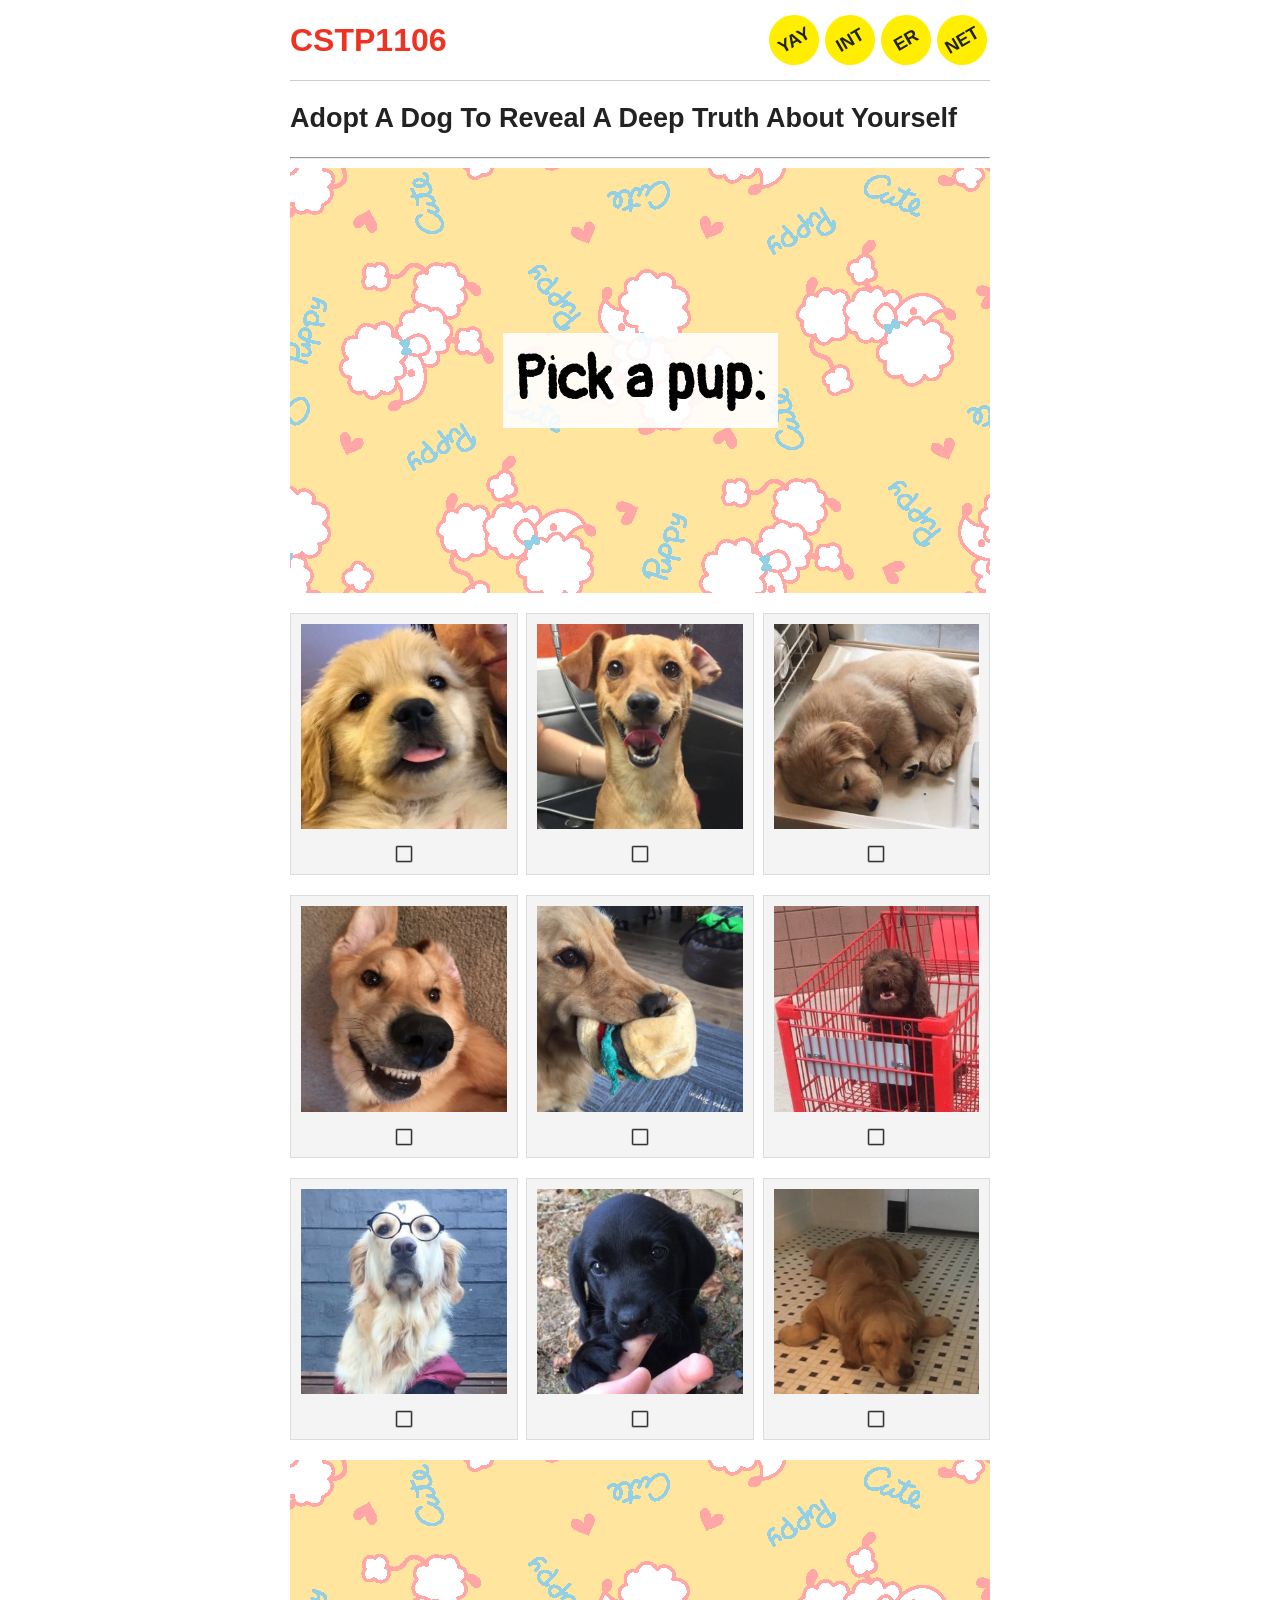
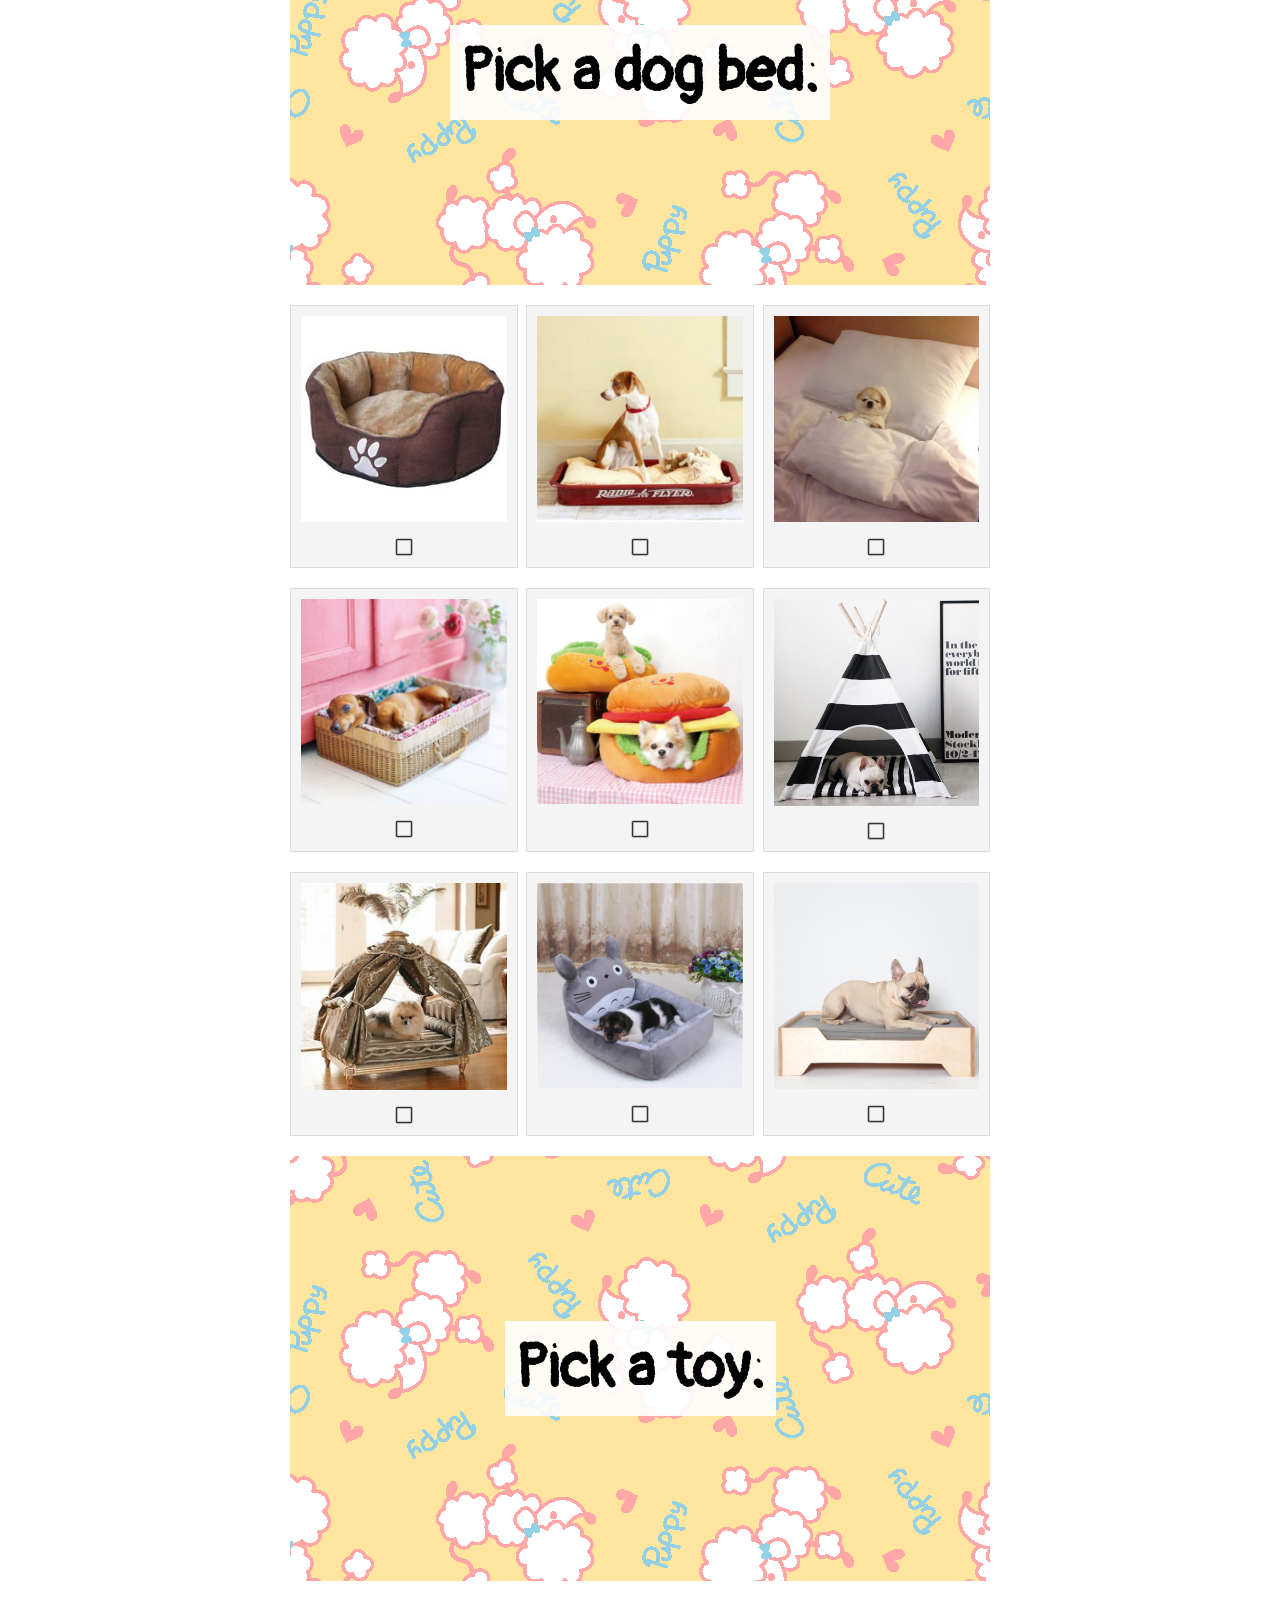
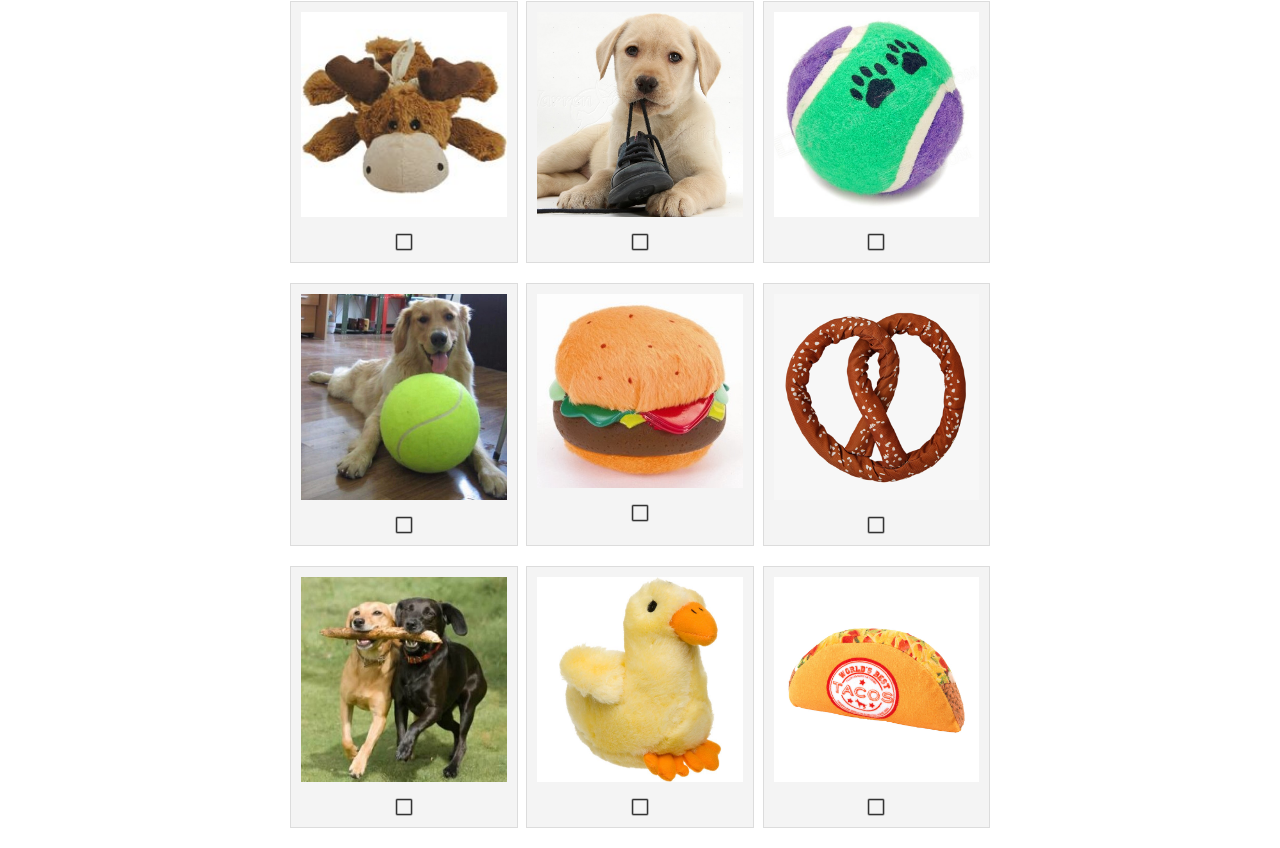
<file: assignment_dogFortuneTeller_part2/index.html>
<!DOCTYPE html>
<html>

  <!-- TODO(you): Make whatever changes needed to complete the homework! -->

  <head>
    <meta charset="utf-8">
    <meta name="viewport" content="width=device-width, initial-scale=1.0"> <!--This ensures mobile browsers render at 100% zoom and use actual device width.-->
    <title>Adopt A Dog To Reveal Your Personality Traits</title>
    <link rel="icon" type="image/png" href="images/favicon-32x32.png" sizes="32x32" />
    <link rel="icon" type="image/png" href="images/favicon-16x16.png" sizes="16x16" />
    <link href="https://fonts.googleapis.com/css?family=Pangolin:400,700|Proxima+Nova" rel="stylesheet" type="text/css">
    <link rel="stylesheet" href="provided-style.css"/>
    <link rel="stylesheet" href="style.css"/>
    <script src="constants.js" defer="true"></script>
    <script src="script.js" defer="true"></script>
  </head>

  <body>
    <article>
      <header>
          <h1>CSTP1106</h1>
          <div>
            <span>YAY</span>
            <span>INT</span>
            <span>ER</span>
            <span>NET</span>
          </div>
      </header>
      <h2>Adopt A Dog To Reveal A Deep Truth About Yourself</h2>
      <hr>

      <section class="question-name">
        <h1>Pick a pup:</h1>
      </section>

      <section class="choice-grid">
        <div data-choice-id="blep" data-question-id="one">
          <img src="images/blepdog.jpg"/>
          <img class="checkbox" src="images/unchecked.png"/>
        </div>

        <div data-choice-id="happy" data-question-id="one">
          <img src="./images/happydog.jpg"/>
          <img class="checkbox" src="images/unchecked.png"/>
        </div>

        <div data-choice-id="sleeping" data-question-id="one">
          <img src="./images/sleepingdog.jpg"/>
          <img class="checkbox" src="images/unchecked.png"/>
        </div>

        <div data-choice-id="dopey" data-question-id="one">
          <img src="./images/dopeydog.jpg"/>
          <img class="checkbox" src="images/unchecked.png"/>
        </div>

        <div data-choice-id="burger" data-question-id="one">
          <img src="./images/burgerdog.jpg"/>
          <img class="checkbox" src="images/unchecked.png"/>
        </div>

        <div data-choice-id="cart" data-question-id="one">
          <img src="./images/cartdog.jpg"/>
          <img class="checkbox" src="images/unchecked.png"/>
        </div>

        <div data-choice-id="nerd" data-question-id="one">
          <img src="./images/nerddog.jpg"/>
          <img class="checkbox" src="images/unchecked.png"/>
        </div>

        <div data-choice-id="shy" data-question-id="one">
          <img src="./images/shydog.jpg"/>
          <img class="checkbox" src="images/unchecked.png"/>
        </div>

        <div data-choice-id="sleepy" data-question-id="one">
          <img src="./images/sleepydog.jpg"/>
          <img class="checkbox" src="images/unchecked.png"/>
        </div>
      </section>

      <section class="question-name">
        <h1>Pick a dog bed:</h1>
      </section>

      <section class="choice-grid">
        <div data-choice-id="blep" data-question-id="two">
          <img src="images/blepbed.jpg"/>
          <img class="checkbox" src="images/unchecked.png"/>
        </div>

        <div data-choice-id="happy" data-question-id="two">
          <img src="./images/happybed.jpg"/>
          <img class="checkbox" src="images/unchecked.png"/>
        </div>

        <div data-choice-id="sleeping" data-question-id="two">
          <img src="./images/sleepingbed.jpg"/>
          <img class="checkbox" src="images/unchecked.png"/>
        </div>

        <div data-choice-id="dopey" data-question-id="two">
          <img src="./images/dopeybed.jpg"/>
          <img class="checkbox" src="images/unchecked.png"/>
        </div>

        <div data-choice-id="burger" data-question-id="two">
          <img src="./images/burgerbed.jpg"/>
          <img class="checkbox" src="images/unchecked.png"/>
        </div>

        <div data-choice-id="cart" data-question-id="two">
          <img src="./images/cartbed.jpg"/>
          <img class="checkbox" src="images/unchecked.png"/>
        </div>

        <div data-choice-id="nerd" data-question-id="two">
          <img src="./images/nerdbed.jpg"/>
          <img class="checkbox" src="images/unchecked.png"/>
        </div>

        <div data-choice-id="shy" data-question-id="two">
          <img src="./images/shybed.jpg"/>
          <img class="checkbox" src="images/unchecked.png"/>
        </div>

        <div data-choice-id="sleepy" data-question-id="two">
          <img src="./images/sleepybed.jpg"/>
          <img class="checkbox" src="images/unchecked.png"/>
        </div>
      </section>

      <section class="question-name">
        <h1>Pick a toy:</h1>
      </section>

      <section class="choice-grid">
        <div data-choice-id="blep" data-question-id="three">
          <img src="images/bleptoy.jpg"/>
          <img class="checkbox" src="images/unchecked.png"/>
        </div>

        <div data-choice-id="happy" data-question-id="three">
          <img src="./images/happytoy.jpg"/>
          <img class="checkbox" src="images/unchecked.png"/>
        </div>

        <div data-choice-id="sleeping" data-question-id="three">
          <img src="./images/sleepingtoy.jpg"/>
          <img class="checkbox" src="images/unchecked.png"/>
        </div>

        <div data-choice-id="dopey" data-question-id="three">
          <img src="./images/dopeytoy.jpg"/>
          <img class="checkbox" src="images/unchecked.png"/>
        </div>

        <div data-choice-id="burger" data-question-id="three">
          <img src="./images/burgertoy.jpg"/>
          <img class="checkbox" src="images/unchecked.png"/>
        </div>

        <div data-choice-id="cart" data-question-id="three">
          <img src="./images/carttoy.jpg"/>
          <img class="checkbox" src="images/unchecked.png"/>
        </div>

        <div data-choice-id="nerd" data-question-id="three">
          <img src="./images/nerdtoy.jpg"/>
          <img class="checkbox" src="images/unchecked.png"/>
        </div>

        <div data-choice-id="shy" data-question-id="three">
          <img src="./images/shytoy.jpg"/>
          <img class="checkbox" src="images/unchecked.png"/>
        </div>

        <div data-choice-id="sleepy" data-question-id="three">
          <img src="./images/sleepytoy.jpg"/>
          <img class="checkbox" src="images/unchecked.png"/>
        </div>
      </section>

    </article>
  </body>
</html>
</file>
<file: assignment_dogFortuneTeller_part2/provided-style.css>
/**

  NOTE TO STUDENT:
  Please do not modify this file!

  Please add your CSS to style.css instead: This will help the TAs grade your
  homework because your style edits are all in one place.

**/

article {
  margin: auto;
  width: 700px;
}

#author {
  font-size: 14px;
}

body {
  color: #222222;
  font-family: 'Proxima Nova', 'Helvetica', 'Arial', sans-serif;
  font-size: 18px;
  margin: 0;
}

h1 {
  font-size: 42px;
  margin: 18px 0;
}

header h1 {
  font-size: 32px;
}

header {
  display: flex;
  border-bottom: 1px solid #cccccc;
  height: 80px;
}

header div,
header h1 {
  display: flex;
  flex-grow: 1;
}

header div,
header div span,
header h1 {
  display: flex;
  align-content: space-between;
  align-items: center;
}

header div {
  justify-content: flex-end;
}

header div span {
  display: flex;
  align-items: center;
  justify-content: center;
  border-radius: 100%;
  background-color: #ffee00;
  height: 50px;
  width: 50px;
  font-weight: bold;
  margin: 0 3px;
  transform: rotate(-30deg);
}

header h1 {
  color: #ee3322;
  font-family: 'Helvetica', sans-serif;
  justify-content: flex-start;
  margin: 0;
}

.choice-grid img.checkbox {
  margin-top: 5px;
  height: 20px;
  width: 20px;
}

p {
  margin: 18px 0;
}

.question-name {
  align-items: center;
  background-image: url('./images/background.gif');
  display: flex;
  height: 425px;
  justify-content: center;
  margin-bottom: 20px;
  text-align: center;
  width: 100%;
}

.question-name h1 {
  background-color: rgba(255,255,255, 0.9);
  color: black;
  font-family: 'Pangolin', 'Trebuchet MS', cursive;
  font-size: 60px;
  padding: 10px;
  max-width: 75%;
}
</file>
<file: assignment_dogFortuneTeller_part2/style.css>
/*
How it works

Screen width    article width   Grid columns    Yellow circles
< 500px             95 %            2 (49 %)        hidden
500 – 699 px        95 %            3 (32.5 %)      hidden
≥ 700 px            700 px (fixed)  3 (32.5 %)      visible

row-gap: 20px guarantees the 20 px spacing between rows.
box-sizing: border-box makes the 32.5 % (or 49 %) include border + padding.
The invisible ::after filler forces justify-content: space-between to keep three items per row even on the last row.
*/
/* -------------------------------------------------
   1. Base (mobile-first) – < 500 px
   ------------------------------------------------- */
.choice-grid {
  display: flex;
  flex-wrap: wrap;
  justify-content: space-between;   /* spread items evenly */
  row-gap: 20px;                    /* 20 px between rows */
  padding: 0;
  margin: 0;
}

/* each choice */
.choice-grid > div {
  flex: 0 0 49%;                    /* 2-column on tiny screens */
  box-sizing: border-box;
  background: #f4f4f4;
  border: 1px solid #dcdcdc;
  padding: 10px;
  display: flex;
  flex-direction: column;
  align-items: center;
  gap: 10px;                        /* space between picture & checkbox */
}

/* picture – shrink to fit, keep ratio */
.choice-grid > div > img:first-child {
  width: 100%;
  height: auto;
  max-width: 100%;
  object-fit: contain;
}

/* checkbox image (unchanged) */
.choice-grid .checkbox {
  width: 20px;
  height: 20px;
}

/* -------------------------------------------------
   2. ≥ 500 px – 3-column grid
   ------------------------------------------------- */
@media (min-width: 500px) {
  .choice-grid > div {
    flex: 0 0 32.5%;                /* 3-column */
  }

  /* keep exactly 3 items per row – invisible filler */
  .choice-grid::after {
    content: '';
    flex: 0 0 32.5%;
  }
}

/* -------------------------------------------------
   3. < 700 px – 95 % page width + hide yellow circles
   ------------------------------------------------- */
@media (max-width: 699px) {
  article {
    width: 95% !important;
    max-width: none;
    margin: 0 auto;
    padding: 0 10px;
  }

  /* yellow circles are the <span> elements inside header > div */
  header div span {
    display: none !important;
  }
}

/* -------------------------------------------------
   4. ≥ 700 px – original 700 px layout (provided-style.css)
   ------------------------------------------------- */
@media (min-width: 700px) {
  article {
    width: 700px !important;
    max-width: 700px;
    margin: 0 auto;
  }

  /* make sure the circles are visible again */
  header div span {
    display: flex !important;
  }
}

/* -------------------------------------------------
   5. Viewport meta tag – add to <head> of index.html
   ------------------------------------------------- */
/* <meta name="viewport" content="width=device-width, initial-scale=1"> */

/* 
   6. Personality Result Section
   */
.personality-result {
  margin: 40px auto;
  padding: 25px;
  max-width: 700px;
  background: #f9f9f9;
  border: 1px solid #dcdcdc;
  border-radius: 8px;
  text-align: center;
}

.personality-result h2 {
  color: #333;
  margin-bottom: 20px;
  font-size: 24px;
}

.personality-result p {
  color: #666;
  line-height: 1.6;
  margin-bottom: 30px;
  font-size: 16px;
}

/* -------------------------------------------------
   7. Restart Button Styling
   ------------------------------------------------- */
#restart-quiz {
  background: #cecece;
  border: none;
  padding: 12px 24px;
  border-radius: 6px;
  cursor: pointer;
  font-size: 16px;
  font-weight: 500;
  transition: background-color 0.2s ease;
}

#restart-quiz:hover {
  background: #e0e0e0;
}
</file>
